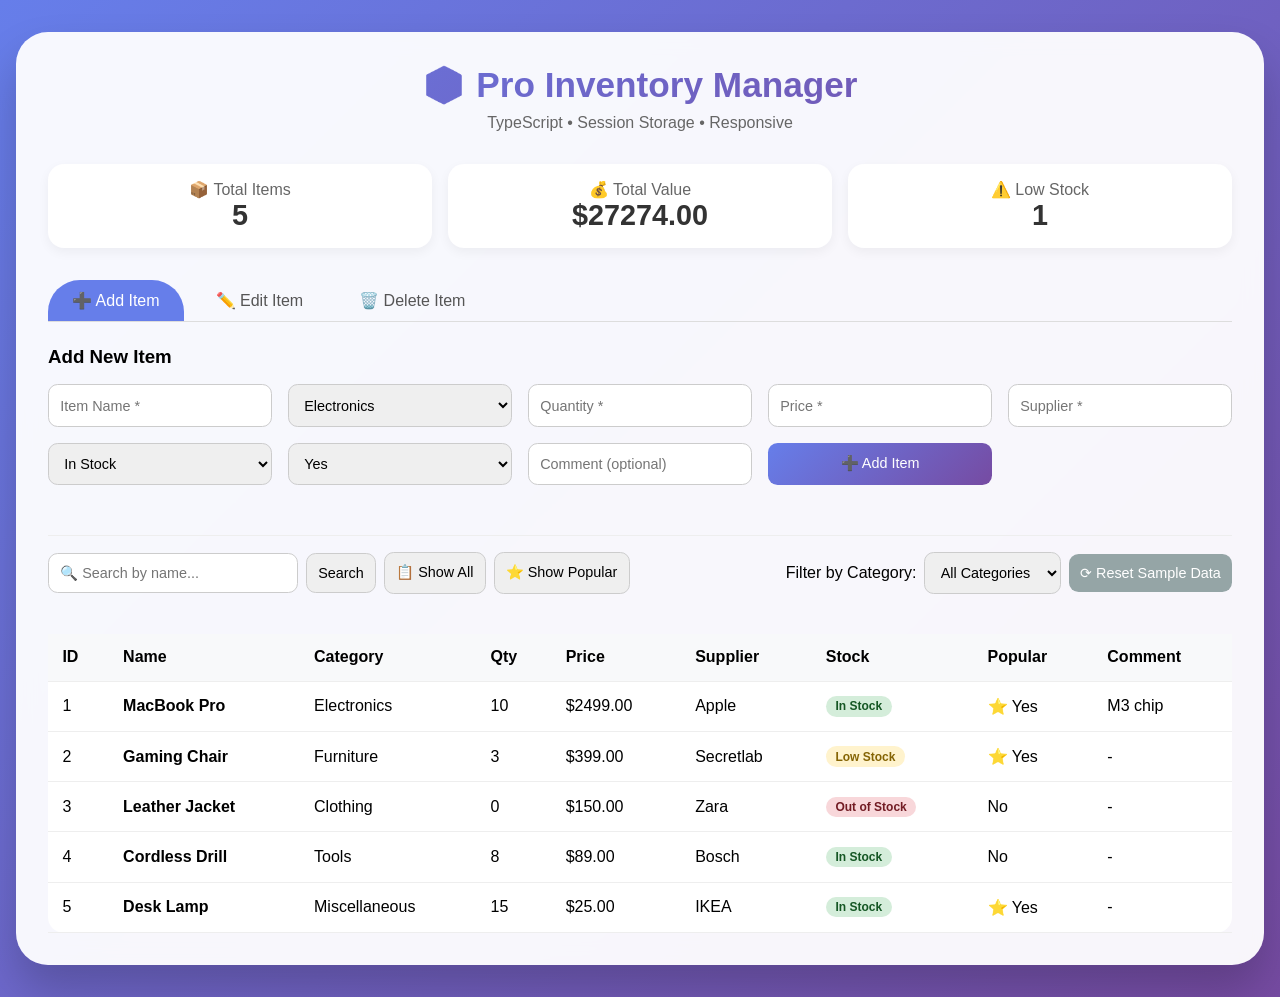
<file: part1-typescript/index.html>
<!DOCTYPE html>
<html lang="en">
<head>
  <!-- Meta information for character encoding and responsive viewport -->
  <meta charset="UTF-8">
  <meta name="viewport" content="width=device-width, initial-scale=1.0, viewport-fit=cover">
  <title>Pro Inventory System | Part 1</title>
  <!-- External stylesheet for the application layout and design -->
  <link rel="stylesheet" href="style.css">
</head>
<body>
  <!-- Main application container -->
  <div class="app-container">
    <!-- Header section: displays title and technology stack -->
    <header class="header">
      <h1>📦 Pro Inventory Manager</h1>
      <p>TypeScript • Session Storage • Responsive</p>
    </header>

    <!-- Statistics cards: total items, total inventory value, low stock count -->
    <div class="stats-grid">
      <div class="stat-card"><span>📦 Total Items</span><strong id="totalItems">0</strong></div>
      <div class="stat-card"><span>💰 Total Value</span><strong id="totalValue">$0</strong></div>
      <div class="stat-card"><span>⚠️ Low Stock</span><strong id="lowStockCount">0</strong></div>
    </div>

    <!-- Tab buttons to switch between Add, Edit, and Delete panels -->
    <div class="action-tabs">
      <button class="tab-btn active" data-tab="add">➕ Add Item</button>
      <button class="tab-btn" data-tab="edit">✏️ Edit Item</button>
      <button class="tab-btn" data-tab="delete">🗑️ Delete Item</button>
    </div>

    <!-- Panel for adding a new inventory item -->
    <div id="addPanel" class="panel active">
      <h3>Add New Item</h3>
      <!-- Form containing all required fields for a new item -->
      <form id="addForm" class="form-grid">
        <input type="text" id="addName" placeholder="Item Name *" required>
        <select id="addCategory" required>
          <option value="Electronics">Electronics</option><option value="Furniture">Furniture</option>
          <option value="Clothing">Clothing</option><option value="Tools">Tools</option>
          <option value="Miscellaneous">Miscellaneous</option>
        </select>
        <input type="number" id="addQuantity" placeholder="Quantity *" min="0" required>
        <input type="number" id="addPrice" placeholder="Price *" min="0.01" step="0.01" required>
        <input type="text" id="addSupplier" placeholder="Supplier *" required>
        <select id="addStockStatus" required>
          <option value="In Stock">In Stock</option><option value="Low Stock">Low Stock</option>
          <option value="Out of Stock">Out of Stock</option>
        </select>
        <select id="addPopular" required><option value="Yes">Yes</option><option value="No">No</option></select>
        <input type="text" id="addComment" placeholder="Comment (optional)">
        <button type="submit" class="btn-primary">➕ Add Item</button>
      </form>
      <!-- Feedback message area for add operation -->
      <div id="addMessage" class="message"></div>
    </div>

    <!-- Panel for editing an existing inventory item (search by current name) -->
    <div id="editPanel" class="panel">
      <h3>Edit Item (by Name)</h3>
      <div class="form-grid">
        <input type="text" id="editSearchName" placeholder="Current Item Name *">
        <input type="text" id="editNewName" placeholder="New Name (leave blank to keep)">
        <select id="editCategory">
          <option value="">-- No change --</option>
          <option value="Electronics">Electronics</option><option value="Furniture">Furniture</option>
          <option value="Clothing">Clothing</option><option value="Tools">Tools</option>
          <option value="Miscellaneous">Miscellaneous</option>
        </select>
        <input type="number" id="editQuantity" placeholder="New Quantity" min="0">
        <input type="number" id="editPrice" placeholder="New Price" min="0.01" step="0.01">
        <input type="text" id="editSupplier" placeholder="New Supplier">
        <select id="editStockStatus">
          <option value="">-- No change --</option>
          <option value="In Stock">In Stock</option><option value="Low Stock">Low Stock</option>
          <option value="Out of Stock">Out of Stock</option>
        </select>
        <select id="editPopular">
          <option value="">-- No change --</option>
          <option value="Yes">Yes</option><option value="No">No</option>
        </select>
        <input type="text" id="editComment" placeholder="New Comment">
        <button id="updateBtn" class="btn-primary">✏️ Update Item</button>
      </div>
      <!-- Feedback message area for edit operation -->
      <div id="editMessage" class="message"></div>
    </div>

    <!-- Panel for deleting an inventory item by its name -->
    <div id="deletePanel" class="panel">
      <h3>Delete Item (by Name)</h3>
      <div class="form-grid">
        <input type="text" id="deleteName" placeholder="Item Name to delete">
        <button id="deleteBtn" class="btn-danger">🗑️ Delete Item</button>
      </div>
      <!-- Feedback message area for delete operation -->
      <div id="deleteMessage" class="message"></div>
    </div>

    <!-- Toolbar with search, filter, category filter, and reset sample data functionality -->
    <div class="toolbar">
      <div class="search-box">
        <input type="text" id="searchInput" placeholder="🔍 Search by name...">
        <button id="searchBtn">Search</button>
        <button id="showAllBtn">📋 Show All</button>
        <button id="showPopularBtn">⭐ Show Popular</button>
      </div>
      <div class="filter-box">
        <label>Filter by Category:</label>
        <select id="categoryFilter">
          <option value="all">All Categories</option>
          <option value="Electronics">Electronics</option><option value="Furniture">Furniture</option>
          <option value="Clothing">Clothing</option><option value="Tools">Tools</option>
          <option value="Miscellaneous">Miscellaneous</option>
        </select>
        <button id="resetDataBtn" class="btn-secondary">⟳ Reset Sample Data</button>
      </div>
    </div>

    <!-- Container where the inventory list (table/cards) will be dynamically rendered -->
    <div class="table-container">
      <div id="inventoryList"></div>
    </div>
  </div>

  <!-- Custom confirmation modal for destructive actions (e.g., delete) -->
  <div id="customModal" class="modal">
    <div class="modal-content">
      <p id="modalMessage">Are you sure?</p>
      <div class="modal-buttons">
        <button id="modalConfirm" class="btn-danger">Confirm</button>
        <button id="modalCancel" class="btn-secondary">Cancel</button>
      </div>
    </div>
  </div>

  <!-- External JavaScript file containing inventory logic (TypeScript compiled) -->
  <script src="inventory.js"></script>
</body>
</html>
</file>
<file: part1-typescript/style.css>
* {
  margin: 0;
  padding: 0;
  box-sizing: border-box;
  font-family: 'Segoe UI', Tahoma, Geneva, Verdana, sans-serif;
}

body {
  background: linear-gradient(135deg, #667eea 0%, #764ba2 100%);
  min-height: 100vh;
  padding: 2rem 1rem;
}

.app-container {
  max-width: 1400px;
  margin: 0 auto;
  background: rgba(255, 255, 255, 0.95);
  backdrop-filter: blur(10px);
  border-radius: 2rem;
  box-shadow: 0 25px 45px rgba(0, 0, 0, 0.2);
  padding: 2rem;
}

.header {
  text-align: center;
  margin-bottom: 2rem;
}
.header h1 {
  font-size: 2.2rem;
  background: linear-gradient(135deg, #667eea, #764ba2);
  -webkit-background-clip: text;
  background-clip: text;
  color: transparent;
}
.header p {
  color: #666;
  margin-top: 0.5rem;
}

.stats-grid {
  display: flex;
  flex-wrap: wrap;
  gap: 1rem;
  justify-content: space-between;
  margin-bottom: 2rem;
}
.stat-card {
  flex: 1;
  background: white;
  border-radius: 1rem;
  padding: 1rem;
  text-align: center;
  box-shadow: 0 4px 12px rgba(0, 0, 0, 0.05);
}
.stat-card strong {
  font-size: 1.8rem;
  display: block;
  color: #333;
}
.stat-card span {
  color: #666;
}

.action-tabs {
  display: flex;
  gap: 0.5rem;
  margin-bottom: 1.5rem;
  border-bottom: 1px solid #ddd;
}
.tab-btn {
  background: none;
  border: none;
  padding: 0.7rem 1.5rem;
  font-size: 1rem;
  cursor: pointer;
  border-radius: 2rem 2rem 0 0;
  transition: 0.2s;
  color: #555;
}
.tab-btn.active {
  background: #667eea;
  color: white;
}
.panel {
  display: none;
  margin-bottom: 2rem;
}
.panel.active {
  display: block;
}

.form-grid {
  display: grid;
  grid-template-columns: repeat(auto-fit, minmax(200px, 1fr));
  gap: 1rem;
  margin-top: 1rem;
}
input, select, button {
  padding: 0.7rem;
  border-radius: 0.6rem;
  border: 1px solid #ccc;
  font-size: 0.9rem;
}
.btn-primary {
  background: linear-gradient(135deg, #667eea, #764ba2);
  color: white;
  border: none;
  cursor: pointer;
}
.btn-danger {
  background: #e74c3c;
  color: white;
  border: none;
}
.btn-secondary {
  background: #95a5a6;
  color: white;
  border: none;
}
.message {
  margin-top: 0.5rem;
  padding: 0.3rem;
  border-radius: 0.5rem;
}
.error {
  background: #fee;
  color: #c0392b;
}
.success {
  background: #e8f8f5;
  color: #27ae60;
}

.toolbar {
  display: flex;
  flex-wrap: wrap;
  justify-content: space-between;
  gap: 1rem;
  margin: 1.5rem 0;
  padding: 1rem 0;
  border-top: 1px solid #eee;
}
.search-box, .filter-box {
  display: flex;
  flex-wrap: wrap;
  gap: 0.5rem;
  align-items: center;
}
.search-box input {
  width: 250px;
}

.table-container {
  overflow-x: auto;
}
.inventory-table {
  width: 100%;
  border-collapse: collapse;
  background: white;
  border-radius: 1rem;
}
.inventory-table th, .inventory-table td {
  padding: 0.9rem;
  text-align: left;
  border-bottom: 1px solid #eee;
}
.inventory-table th {
  background: #f8f9fa;
}
.stock-badge {
  display: inline-block;
  padding: 0.2rem 0.6rem;
  border-radius: 2rem;
  font-size: 0.75rem;
  font-weight: bold;
}
.stock-in { background: #d4edda; color: #155724; }
.stock-low { background: #fff3cd; color: #856404; }
.stock-out { background: #f8d7da; color: #721c24; }

.modal {
  display: none;
  position: fixed;
  top: 0; left: 0;
  width: 100%; height: 100%;
  background: rgba(0,0,0,0.5);
  justify-content: center;
  align-items: center;
  z-index: 1000;
}
.modal-content {
  background: white;
  padding: 2rem;
  border-radius: 1rem;
  text-align: center;
  max-width: 400px;
  width: 90%;
}
.modal-buttons {
  display: flex;
  gap: 1rem;
  justify-content: center;
  margin-top: 1.5rem;
}

@media (max-width: 768px) {
  .app-container { padding: 1rem; }
  .stats-grid { flex-direction: column; }
  .form-grid { grid-template-columns: 1fr; }
  .toolbar { flex-direction: column; }
  .search-box input { width: 100%; }
}
</file>
